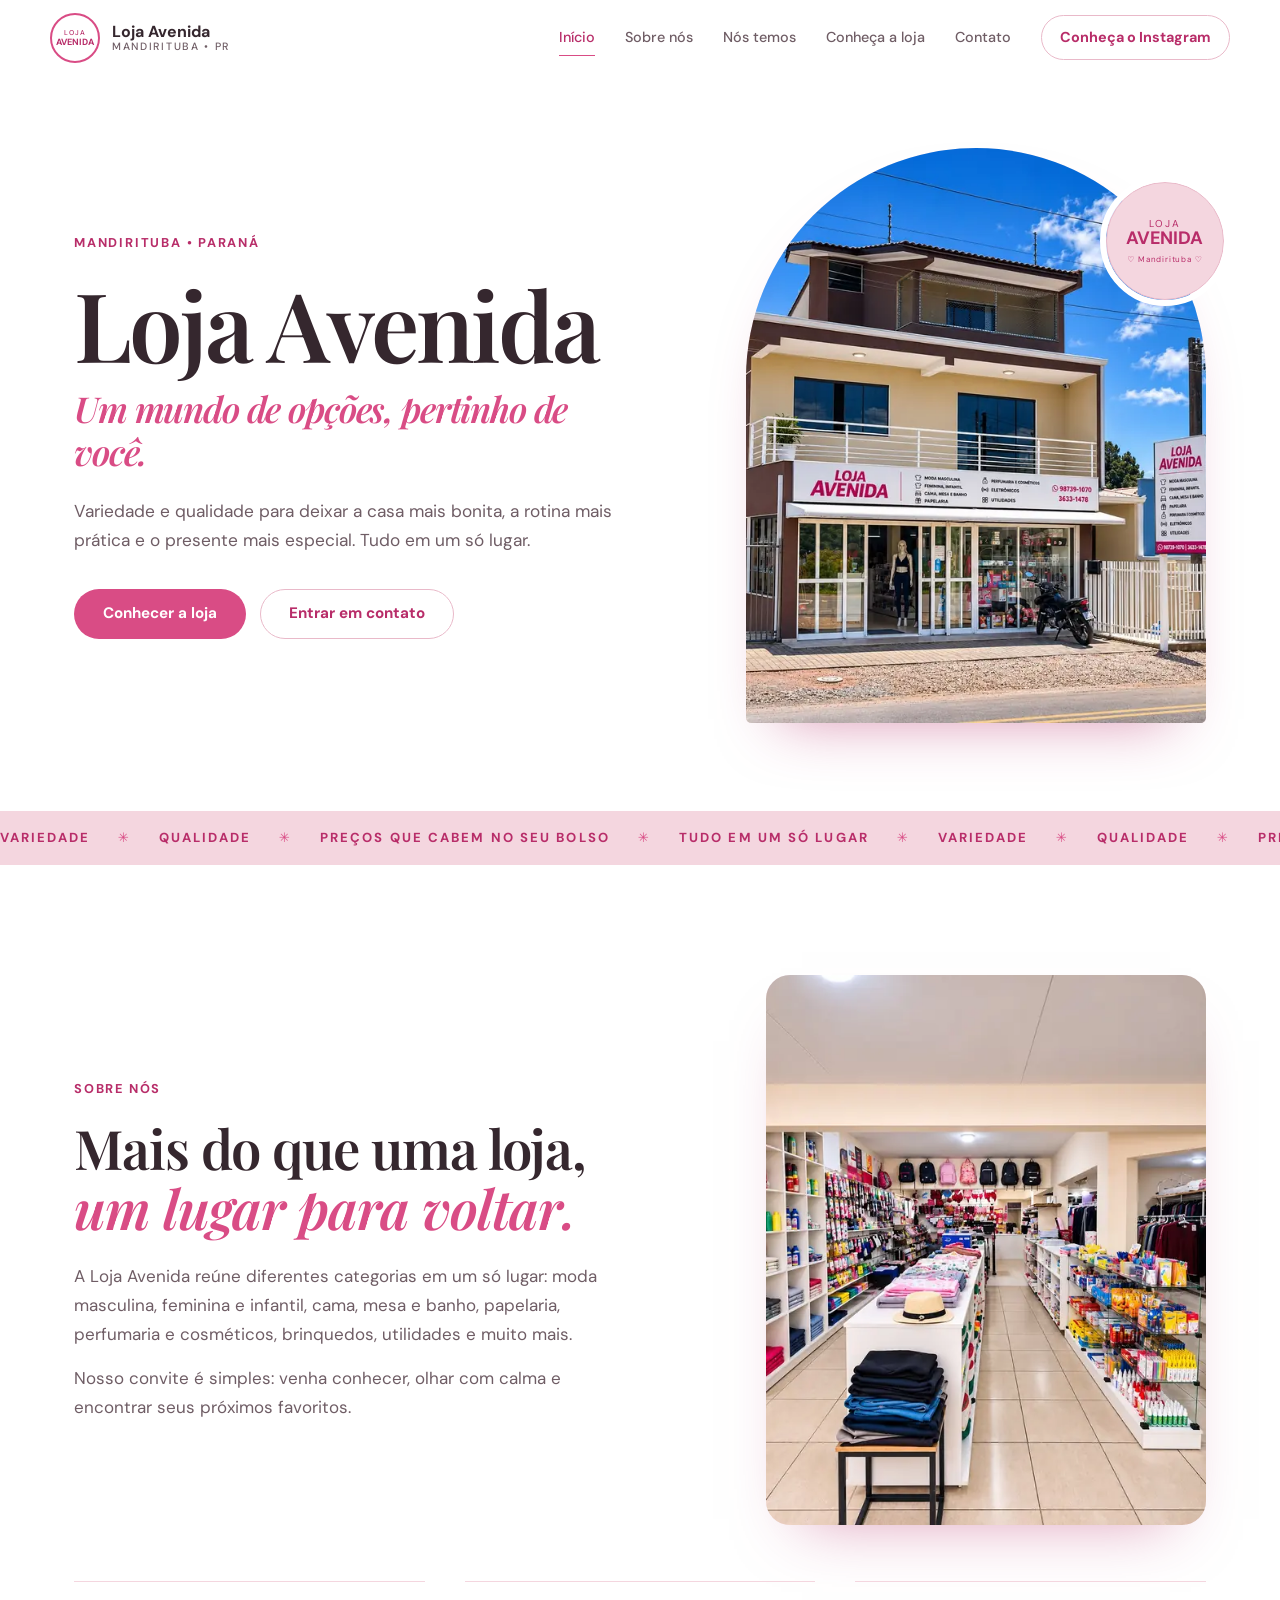
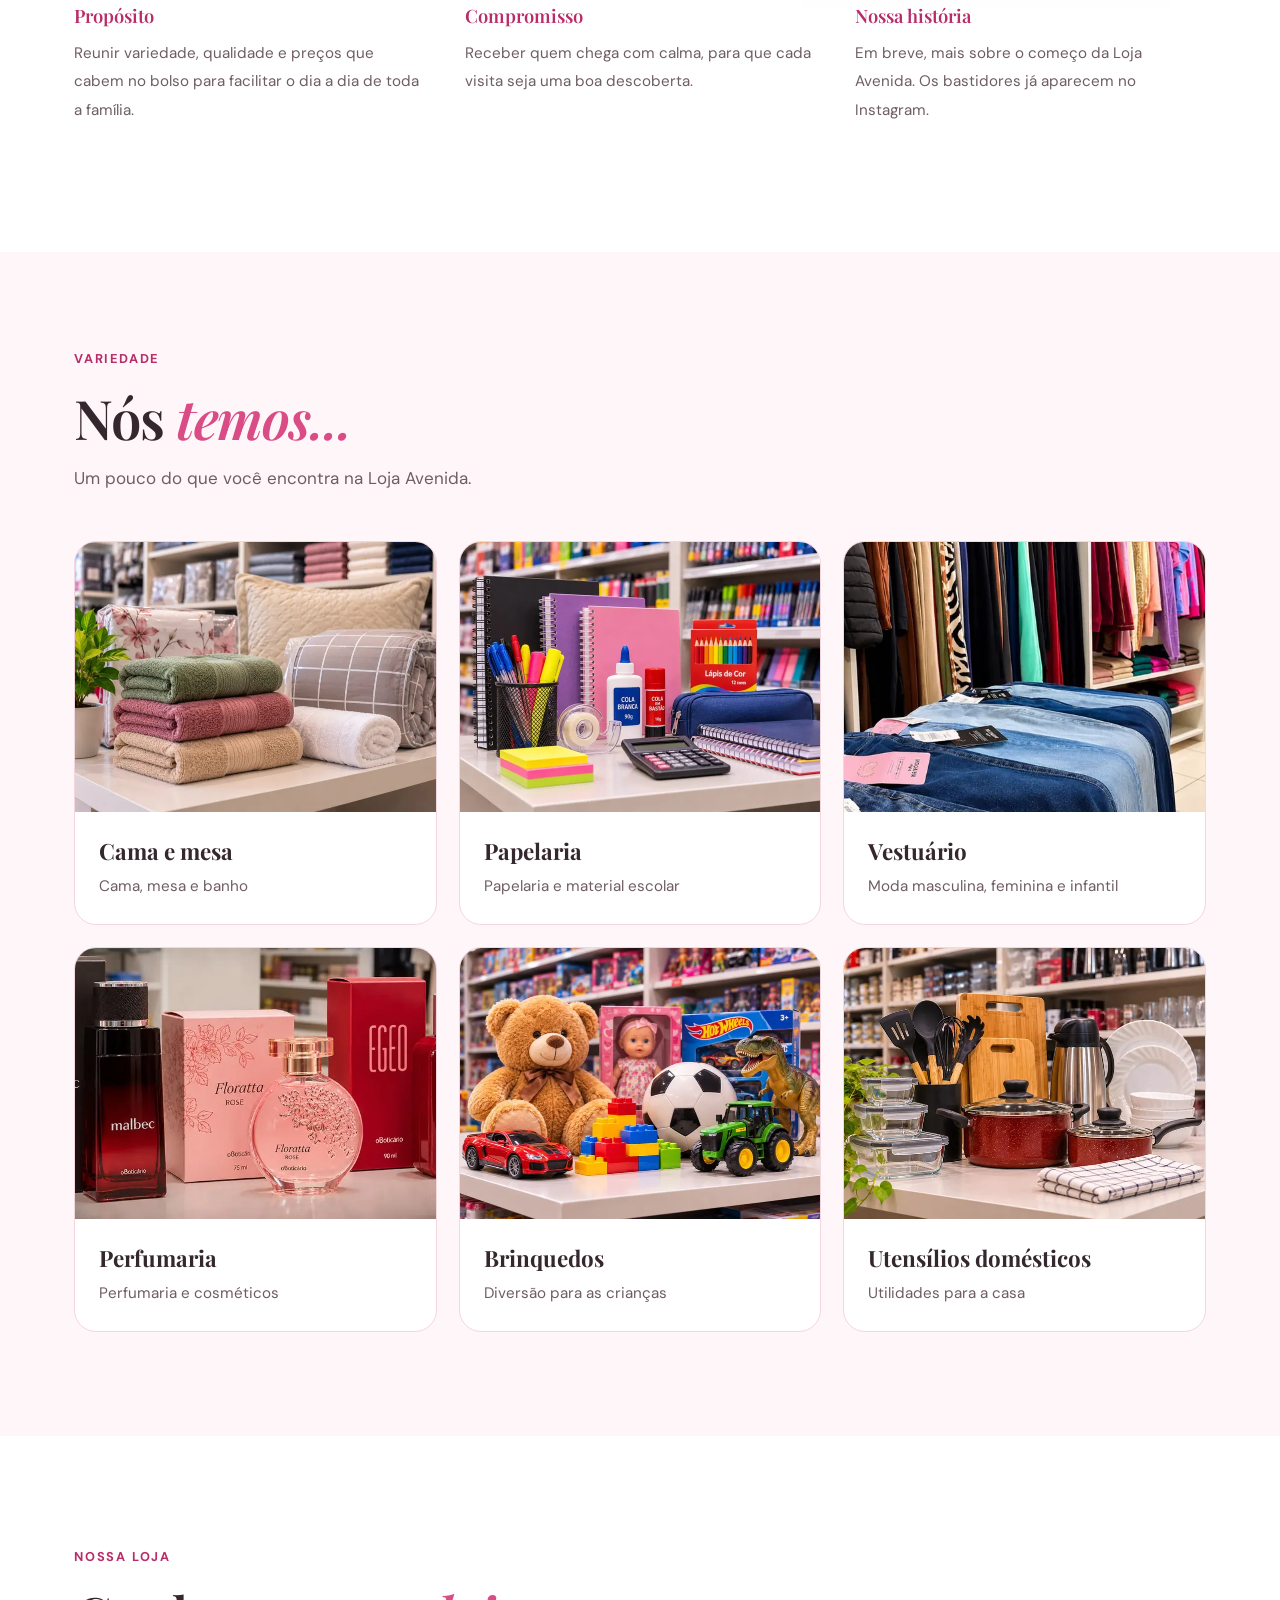
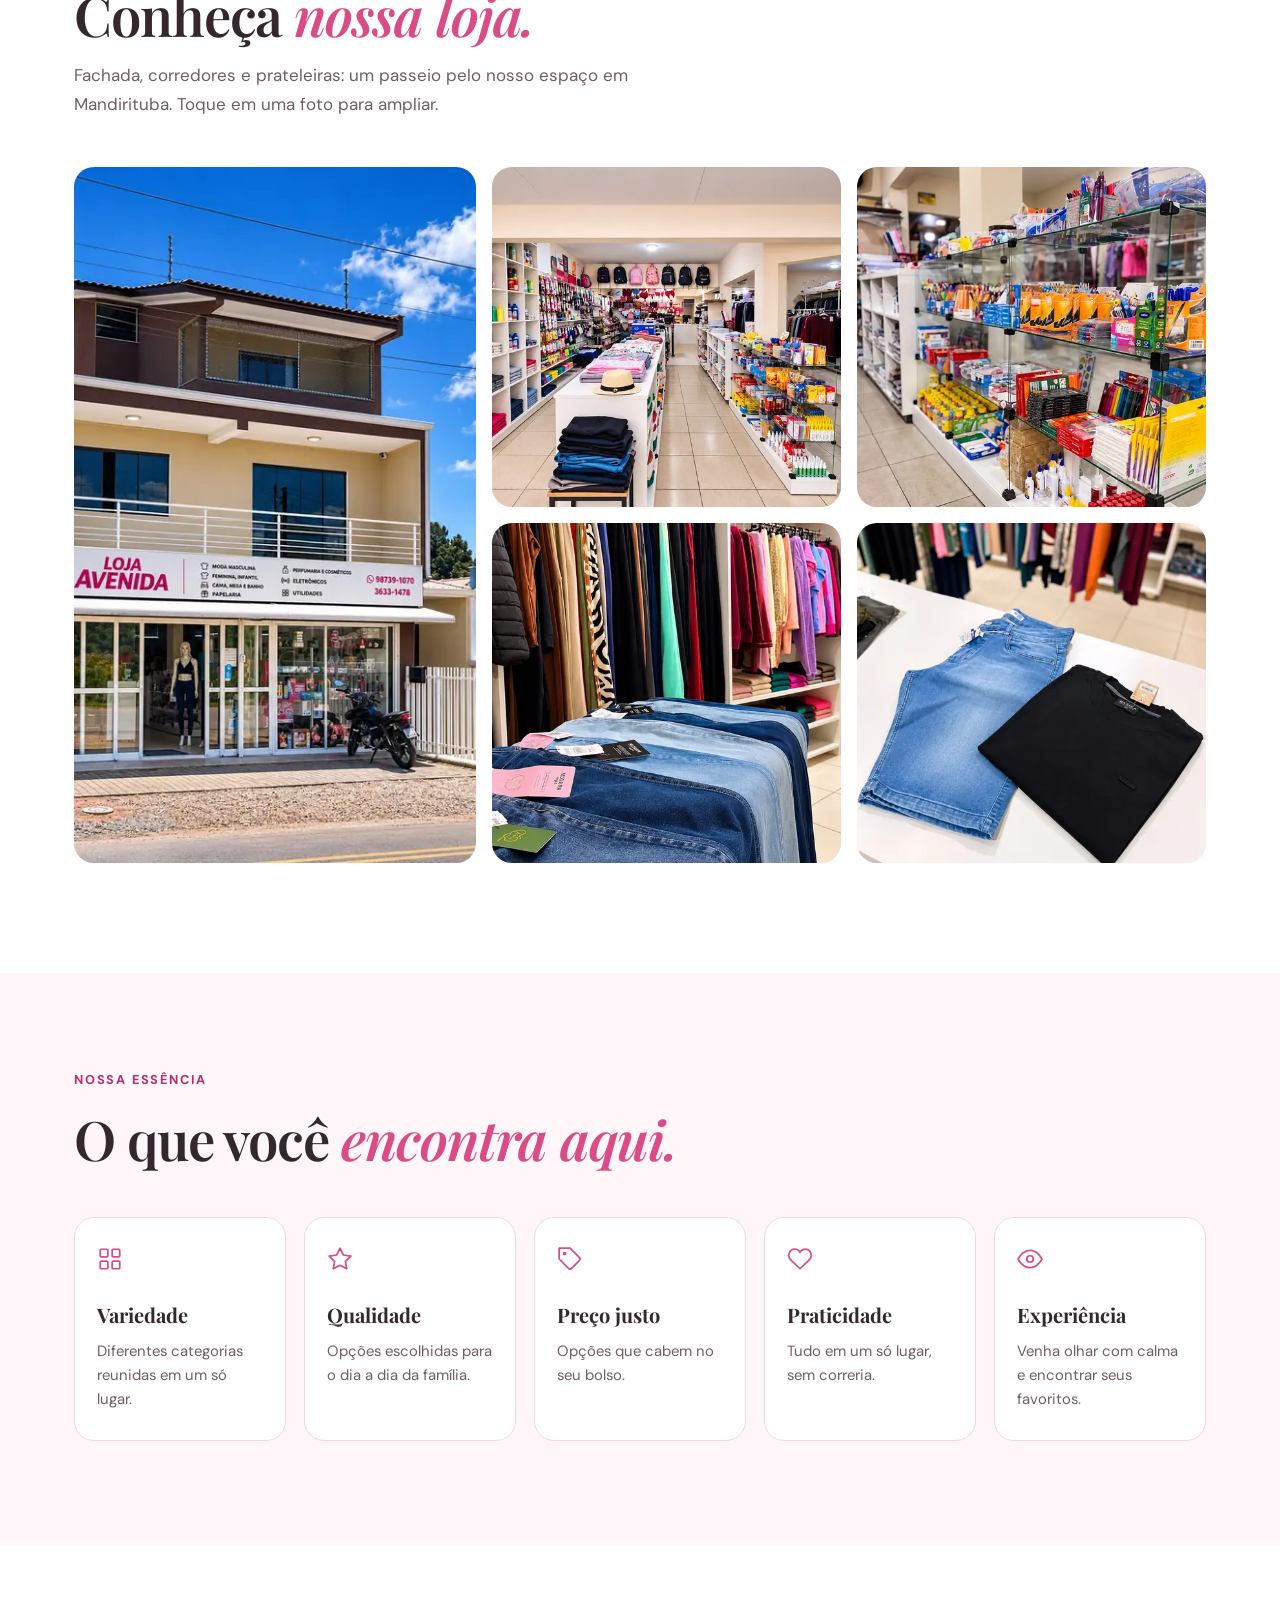
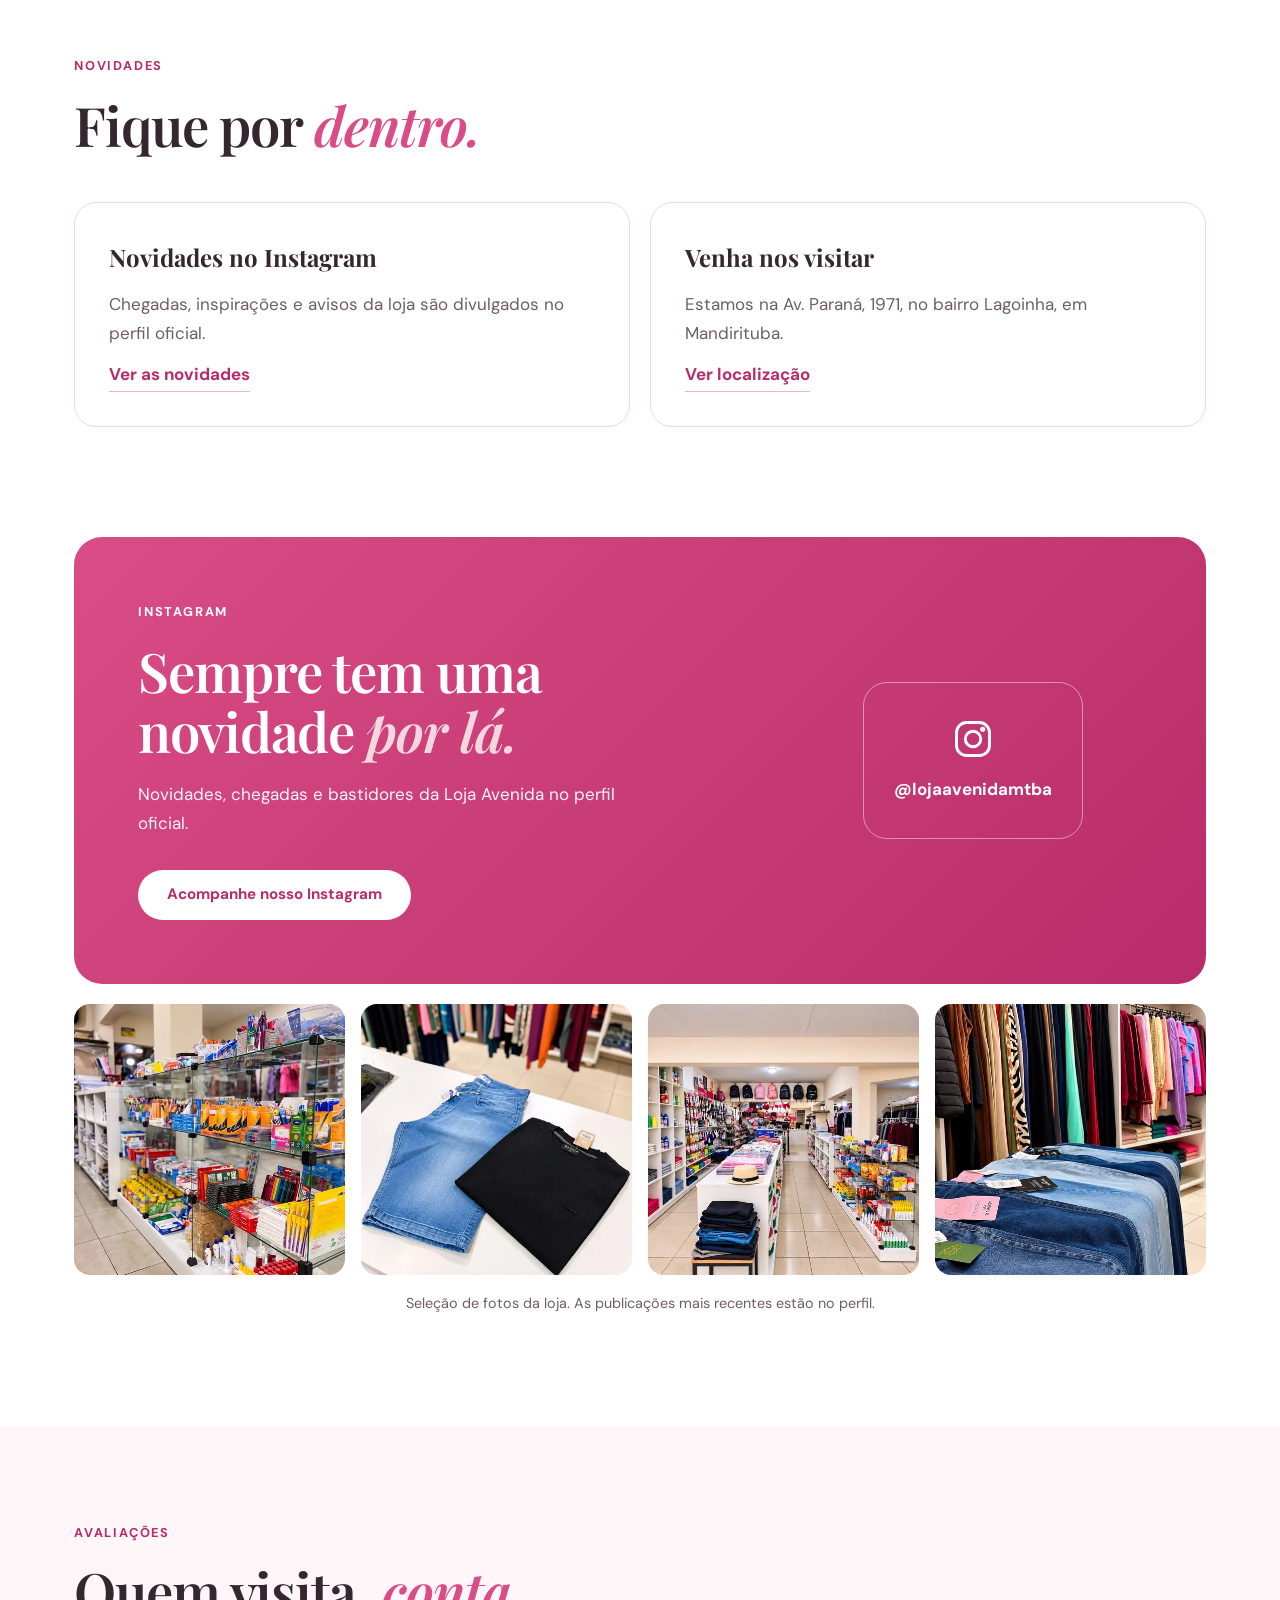
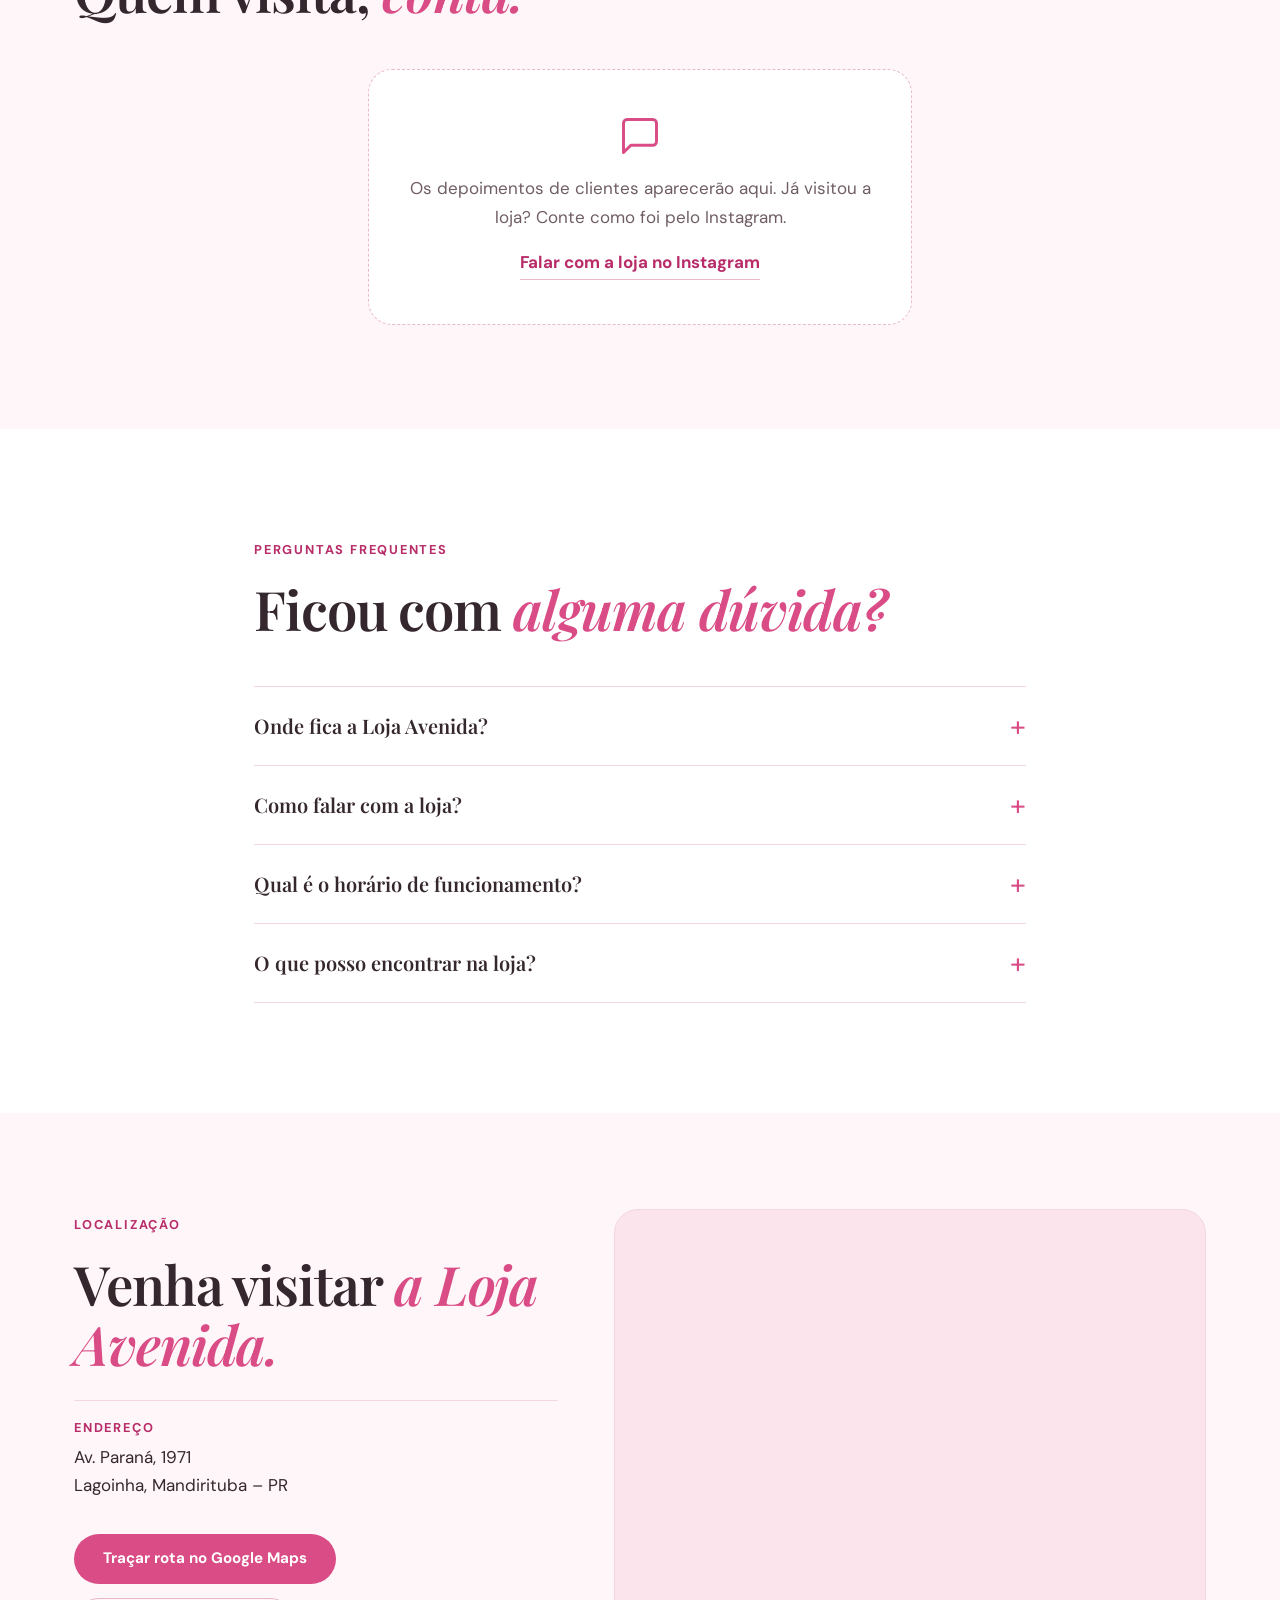
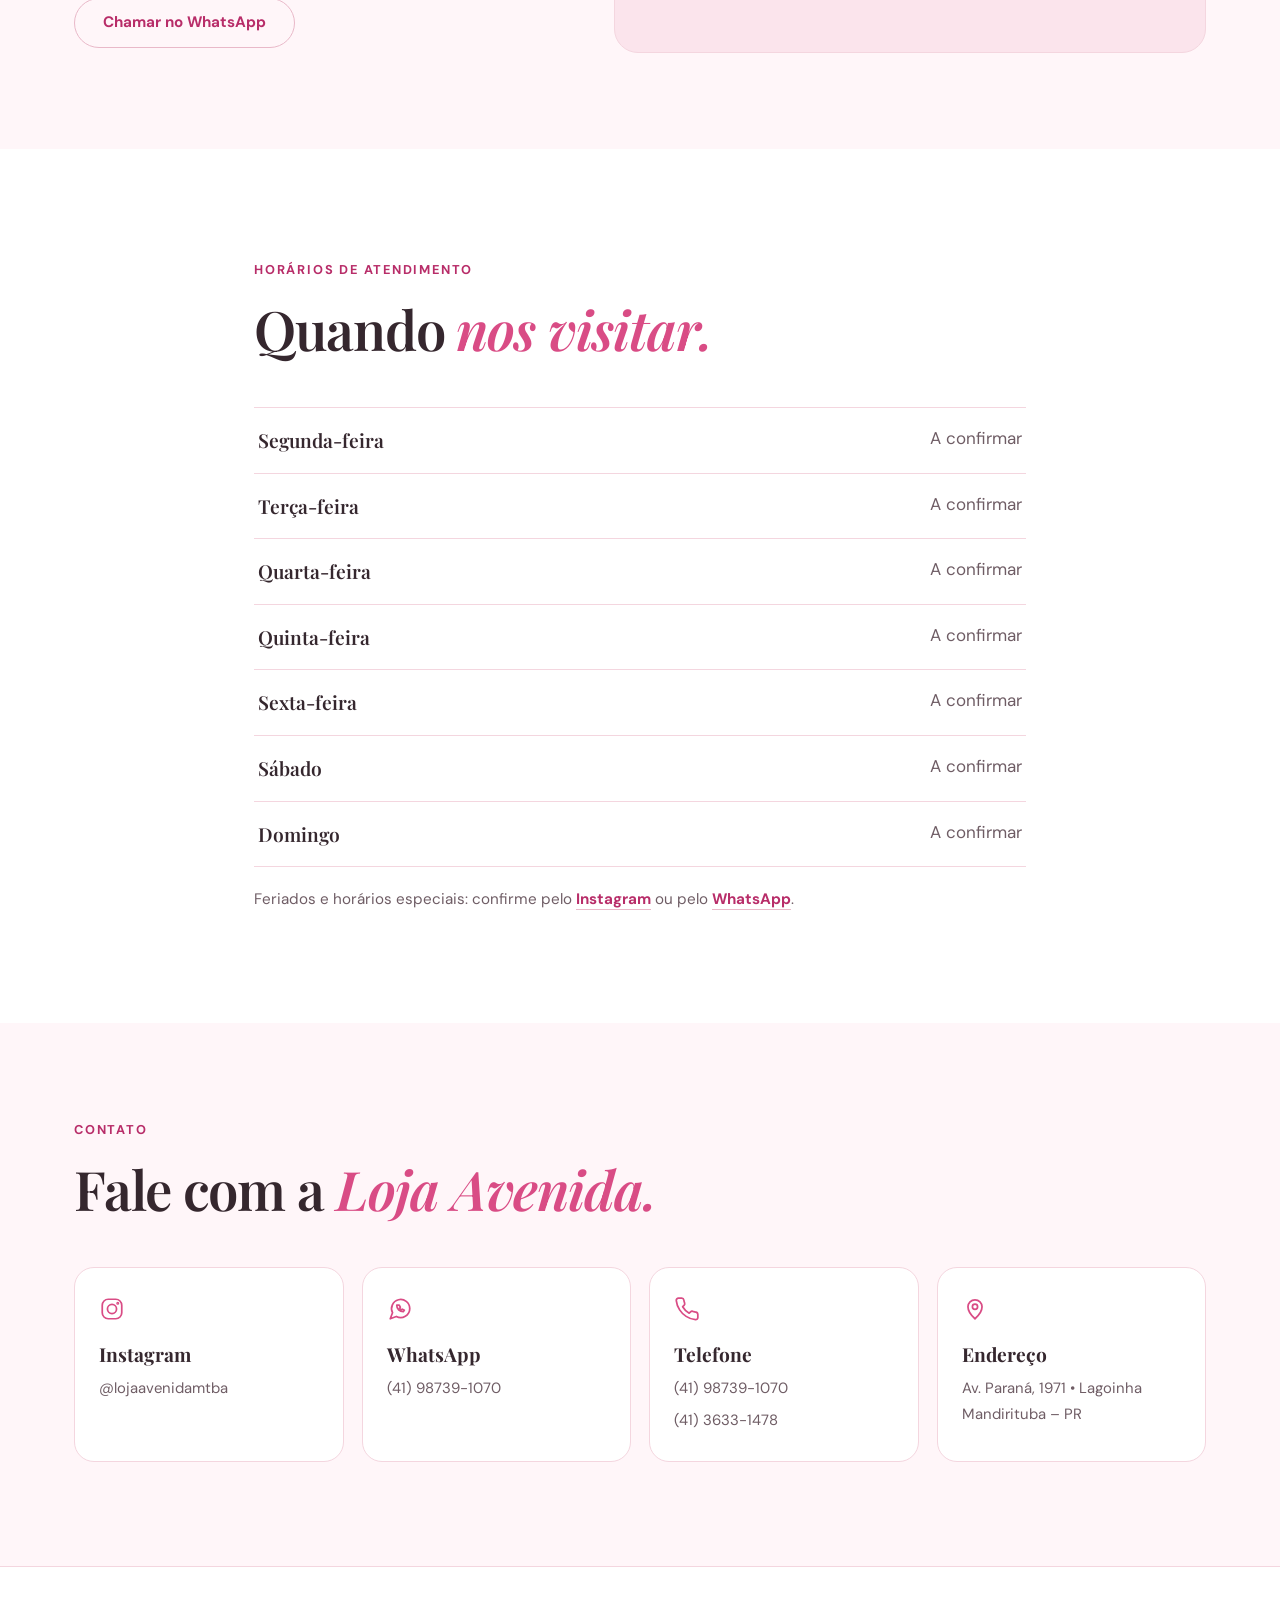
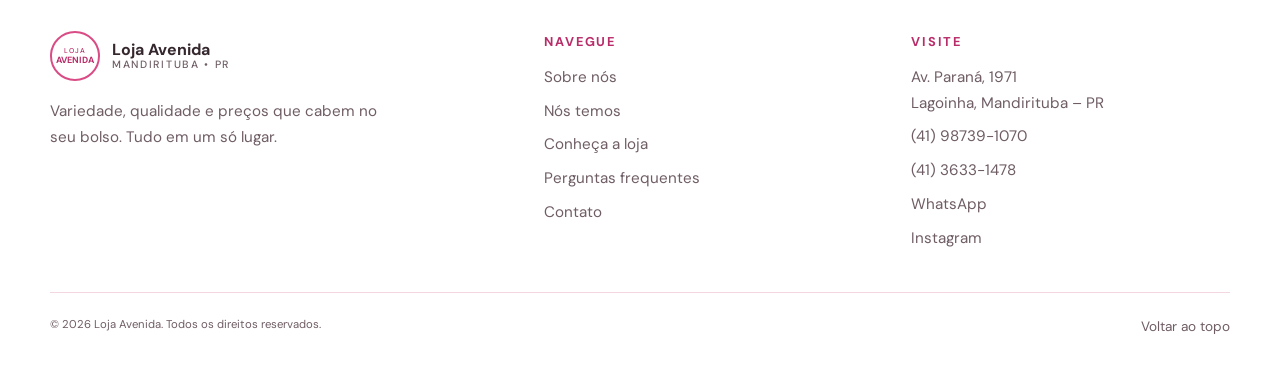
<file: loja-avenida/index.html>
<!doctype html>
<html lang="pt-BR">
<head>
<meta charset="utf-8">
<meta name="viewport" content="width=device-width, initial-scale=1">
<title>Loja Avenida | Loja em Mandirituba – PR</title>
<meta name="description" content="Loja Avenida, na Av. Paraná, 1971, bairro Lagoinha, em Mandirituba – PR. Variedade para a casa, a rotina e quem você ama. Conheça a loja e siga o Instagram.">
<meta name="theme-color" content="#fff6f9">
<link rel="icon" href="assets/icons/favicon.svg" type="image/svg+xml">
<link rel="apple-touch-icon" href="assets/icons/apple-touch-icon.png">
<!-- EDITAR: troque SEU-DOMINIO.vercel.app pelo endereço real do site (também em sitemap.xml e robots.txt) -->
<meta property="og:type" content="website">
<meta property="og:locale" content="pt_BR">
<meta property="og:site_name" content="Loja Avenida">
<meta property="og:title" content="Loja Avenida | Tudo em um só lugar">
<meta property="og:description" content="Variedade para sua casa, sua rotina e quem você ama. Venha conhecer a Loja Avenida em Mandirituba – PR.">
<meta property="og:url" content="https://SEU-DOMINIO.vercel.app/">
<meta property="og:image" content="https://SEU-DOMINIO.vercel.app/assets/img/og-image.jpg">
<meta property="og:image:width" content="1200"><meta property="og:image:height" content="630">
<meta property="og:image:alt" content="Fachada da Loja Avenida em Mandirituba – PR">
<meta name="twitter:card" content="summary_large_image">
<script type="application/ld+json">
{"@context":"https://schema.org","@type":"Store","name":"Loja Avenida","slogan":"Tudo em um só lugar","image":"https://SEU-DOMINIO.vercel.app/assets/img/og-image.jpg","url":"https://SEU-DOMINIO.vercel.app/","telephone":["+5541987391070","+554136331478"],"sameAs":["https://www.instagram.com/lojaavenidamtba/"],"hasMap":"https://www.google.com/maps/search/?api=1&query=Av.+Paran%C3%A1+1971+Lagoinha+Mandirituba+PR","address":{"@type":"PostalAddress","streetAddress":"Av. Paraná, 1971","addressLocality":"Mandirituba","addressRegion":"PR","addressCountry":"BR"}}
</script>
<link rel="preconnect" href="https://fonts.googleapis.com">
<link rel="preconnect" href="https://fonts.gstatic.com" crossorigin>
<link rel="stylesheet" href="https://fonts.googleapis.com/css2?family=DM+Sans:wght@400;500;700&family=Playfair+Display:ital,wght@0,500;0,600;1,500&display=swap">
<link rel="stylesheet" href="css/style.css">
</head>
<body>
<a class="skip" href="#conteudo">Ir para o conteúdo</a>

<!-- Ícones reutilizáveis -->
<svg width="0" height="0" style="position:absolute" aria-hidden="true">
  <symbol id="i-heart" viewBox="0 0 24 24"><path d="M20.8 4.6a5.5 5.5 0 0 0-7.8 0L12 5.7l-1-1.1a5.5 5.5 0 0 0-7.8 7.8l1 1.1L12 21l7.8-7.5 1-1.1a5.5 5.5 0 0 0 0-7.8z"/></symbol>
  <symbol id="i-star" viewBox="0 0 24 24"><path d="M12 2l3.1 6.3 6.9 1-5 4.8 1.2 6.9-6.2-3.2-6.2 3.2L7 14.1 2 9.3l6.9-1z"/></symbol>
  <symbol id="i-tag" viewBox="0 0 24 24"><path d="M20.6 13.4l-7.2 7.2a2 2 0 0 1-2.8 0L2 12V2h10l8.6 8.6a2 2 0 0 1 0 2.8z"/><circle cx="7" cy="7" r="1"/></symbol>
  <symbol id="i-grid" viewBox="0 0 24 24"><rect x="3" y="3" width="7" height="7" rx="1"/><rect x="14" y="3" width="7" height="7" rx="1"/><rect x="14" y="14" width="7" height="7" rx="1"/><rect x="3" y="14" width="7" height="7" rx="1"/></symbol>
  <symbol id="i-eye" viewBox="0 0 24 24"><path d="M1 12s4-8 11-8 11 8 11 8-4 8-11 8-11-8-11-8z"/><circle cx="12" cy="12" r="3"/></symbol>
  <symbol id="i-insta" viewBox="0 0 24 24"><rect x="3" y="3" width="18" height="18" rx="5.5"/><circle cx="12" cy="12" r="4.2"/><circle cx="17.3" cy="6.7" r=".6"/></symbol>
  <symbol id="i-pin" viewBox="0 0 24 24"><path d="M12 21s-6.5-5.6-6.5-11a6.5 6.5 0 0 1 13 0c0 5.4-6.5 11-6.5 11z"/><circle cx="12" cy="10" r="2.4"/></symbol>
  <symbol id="i-phone" viewBox="0 0 24 24"><path d="M22 16.9v3a2 2 0 0 1-2.2 2 19.8 19.8 0 0 1-8.6-3.1 19.5 19.5 0 0 1-6-6A19.8 19.8 0 0 1 2.1 4.2 2 2 0 0 1 4.1 2h3a2 2 0 0 1 2 1.7c.1 1 .4 1.9.7 2.8a2 2 0 0 1-.5 2.1L8 9.9a16 16 0 0 0 6 6l1.3-1.3a2 2 0 0 1 2.1-.4c.9.3 1.8.6 2.8.7a2 2 0 0 1 1.7 2z"/></symbol>
  <symbol id="i-wa" viewBox="0 0 24 24"><path d="M21 11.5a8.4 8.4 0 0 1-12.4 7.4L3 21l2.1-5.6A8.4 8.4 0 1 1 21 11.5z"/><path d="M9 8.5c0 3.3 2.7 6 6 6l1-1.3-1.8-1-.9.6a3.5 3.5 0 0 1-1.6-1.6l.6-.9-1-1.8z"/></symbol>
  <symbol id="i-clock" viewBox="0 0 24 24"><circle cx="12" cy="12" r="9"/><path d="M12 7v5l3 2"/></symbol>
  <symbol id="i-up" viewBox="0 0 24 24"><path d="M12 19V5M5 12l7-7 7 7"/></symbol>
  <symbol id="i-chat" viewBox="0 0 24 24"><path d="M21 15a2 2 0 0 1-2 2H7l-4 4V5a2 2 0 0 1 2-2h14a2 2 0 0 1 2 2z"/></symbol>
</svg>

<header class="site-header" id="topo">
  <a class="brand" href="#inicio" aria-label="Loja Avenida, início">
    <span class="roundel" aria-hidden="true"><small>LOJA</small><b>AVENIDA</b></span>
    <span class="brand-name">Loja Avenida<small>Mandirituba • PR</small></span>
  </a>
  <button class="menu-btn" type="button" aria-expanded="false" aria-controls="menu" aria-label="Abrir menu"><span></span><span></span><span></span></button>
  <nav class="nav" id="menu" aria-label="Principal">
    <a href="#inicio">Início</a>
    <a href="#sobre">Sobre nós</a>
    <a href="#nos-temos">Nós temos</a>
    <a href="#loja">Conheça a loja</a>
    <a href="#contato">Contato</a>
    <a class="nav-cta" href="https://www.instagram.com/lojaavenidamtba/" target="_blank" rel="noopener noreferrer">Conheça o Instagram</a>
  </nav>
</header>

<main id="conteudo">
  <!-- INÍCIO -->
  <section class="hero" id="inicio" aria-labelledby="hero-title">
    <div class="hero-text">
      <p class="kicker">Mandirituba • Paraná</p>
      <h1 id="hero-title"><span class="h1-name">Loja Avenida</span><em>Um mundo de opções, pertinho de você.</em></h1>
      <p class="lead">Variedade e qualidade para deixar a casa mais bonita, a rotina mais prática e o presente mais especial. Tudo em um só lugar.</p>
      <div class="actions">
        <a class="btn btn-solid" href="#loja">Conhecer a loja</a>
        <a class="btn btn-line" href="#contato">Entrar em contato</a>
      </div>
    </div>
    <div class="hero-art">
      <div class="arch"><img src="assets/img/fachada-sm.webp" srcset="assets/img/fachada-sm.webp 605w, assets/img/fachada.webp 1149w" sizes="(max-width:960px) 80vw, 460px" alt="Fachada da Loja Avenida, em Mandirituba – PR" width="1149" height="1368" fetchpriority="high"></div>
      <div class="seal" aria-hidden="true"><small>LOJA</small><b>AVENIDA</b><span>♡ Mandirituba ♡</span></div>
    </div>
  </section>

  <div class="ribbon" aria-hidden="true">
    <div class="ribbon-track">
      <div class="ribbon-group"><span>Variedade</span><i>✳</i><span>Qualidade</span><i>✳</i><span>Preços que cabem no seu bolso</span><i>✳</i><span>Tudo em um só lugar</span><i>✳</i></div>
    </div>
  </div>

  <!-- SOBRE NÓS -->
  <section class="section about" id="sobre" aria-labelledby="sobre-title">
    <div class="about-head">
      <p class="kicker">Sobre nós</p>
      <h2 id="sobre-title">Mais do que uma loja, <em>um lugar para voltar.</em></h2>
    </div>
    <div class="about-body">
      <p>A Loja Avenida reúne diferentes categorias em um só lugar: moda masculina, feminina e infantil, cama, mesa e banho, papelaria, perfumaria e cosméticos, brinquedos, utilidades e muito mais.</p>
      <p>Nosso convite é simples: venha conhecer, olhar com calma e encontrar seus próximos favoritos.</p>
    </div>
    <figure class="about-media reveal">
      <img src="assets/img/interior-sm.webp" srcset="assets/img/interior-sm.webp 540w, assets/img/interior.webp 1050w" sizes="(max-width:960px) 90vw, 440px" alt="Interior da Loja Avenida, com corredores organizados e prateleiras de papelaria, vestuário e mais" width="1050" height="1400" loading="lazy">
    </figure>
    <ul class="pillars">
      <li><b>Propósito</b><span>Reunir variedade, qualidade e preços que cabem no bolso para facilitar o dia a dia de toda a família.</span></li>
      <li><b>Compromisso</b><span>Receber quem chega com calma, para que cada visita seja uma boa descoberta.</span></li>
      <!-- EDITAR: conte aqui a história da loja (fundação, trajetória, equipe) quando quiser -->
      <li><b>Nossa história</b><span>Em breve, mais sobre o começo da Loja Avenida. Os bastidores já aparecem no Instagram.</span></li>
    </ul>
  </section>

  <!-- NÓS TEMOS -->
  <section class="have" id="nos-temos" aria-labelledby="have-title">
    <div class="section have-inner">
      <div class="sec-head">
        <p class="kicker">Variedade</p>
        <h2 id="have-title">Nós <em>temos...</em></h2>
        <p>Um pouco do que você encontra na Loja Avenida.</p>
      </div>
      <!-- EDITAR: troque a imagem, o nome ou a frase de cada cartão -->
      <ul class="have-grid">
        <li class="have-card reveal"><figure><img src="assets/img/cama-mesa-sm.webp" srcset="assets/img/cama-mesa-sm.webp 720w, assets/img/cama-mesa.webp 1400w" sizes="(max-width:700px) 92vw, 380px" alt="Toalhas, roupas de cama e almofadas organizadas sobre uma bancada" width="1400" height="1050" loading="lazy"></figure><div><h3>Cama e mesa</h3><p>Cama, mesa e banho</p></div></li>
        <li class="have-card reveal"><figure><img src="assets/img/escolar-sm.webp" srcset="assets/img/escolar-sm.webp 720w, assets/img/escolar.webp 1400w" sizes="(max-width:700px) 92vw, 380px" alt="Cadernos, canetas, colas, lápis de cor e calculadora sobre uma bancada" width="1400" height="1050" loading="lazy"></figure><div><h3>Papelaria</h3><p>Papelaria e material escolar</p></div></li>
        <li class="have-card reveal"><figure><img src="assets/img/vestuario-sm.webp" srcset="assets/img/vestuario-sm.webp 720w, assets/img/vestuario.webp 1400w" sizes="(max-width:700px) 92vw, 380px" alt="Roupas penduradas e jeans empilhados em uma loja de vestuário" width="1400" height="1050" loading="lazy"></figure><div><h3>Vestuário</h3><p>Moda masculina, feminina e infantil</p></div></li>
        <li class="have-card reveal"><figure><img src="assets/img/perfumaria-sm.webp" srcset="assets/img/perfumaria-sm.webp 720w, assets/img/perfumaria.webp 1400w" sizes="(max-width:700px) 92vw, 380px" alt="Perfumes e embalagens em exposição" width="1400" height="1050" loading="lazy"></figure><div><h3>Perfumaria</h3><p>Perfumaria e cosméticos</p></div></li>
        <li class="have-card reveal"><figure><img src="assets/img/brinquedos-sm.webp" srcset="assets/img/brinquedos-sm.webp 720w, assets/img/brinquedos.webp 1400w" sizes="(max-width:700px) 92vw, 380px" alt="Ursinho de pelúcia, boneca, bola, carrinhos e blocos de montar" width="1400" height="1050" loading="lazy"></figure><div><h3>Brinquedos</h3><p>Diversão para as crianças</p></div></li>
        <li class="have-card reveal"><figure><img src="assets/img/utensilios-sm.webp" srcset="assets/img/utensilios-sm.webp 720w, assets/img/utensilios.webp 1400w" sizes="(max-width:700px) 92vw, 380px" alt="Panelas, utensílios de cozinha, potes de vidro e louças" width="1400" height="1050" loading="lazy"></figure><div><h3>Utensílios domésticos</h3><p>Utilidades para a casa</p></div></li>
      </ul>
    </div>
  </section>

  <!-- CONHEÇA NOSSA LOJA -->
  <section class="section" id="loja" aria-labelledby="loja-title">
    <div class="sec-head">
      <p class="kicker">Nossa loja</p>
      <h2 id="loja-title">Conheça <em>nossa loja.</em></h2>
      <p>Fachada, corredores e prateleiras: um passeio pelo nosso espaço em Mandirituba. Toque em uma foto para ampliar.</p>
    </div>
    <!-- EDITAR: para adicionar uma foto, copie um bloco <li>, salve a imagem em assets/img/ (WebP) e ajuste src, data-full, alt e data-cap -->
    <ul class="gallery" id="gallery">
      <li><button class="g-item" type="button" data-full="assets/img/fachada.webp" data-cap="Fachada da Loja Avenida"><img src="assets/img/fachada-sm.webp" srcset="assets/img/fachada-sm.webp 540w, assets/img/fachada.webp 1050w" sizes="(max-width:700px) 50vw, 400px" alt="Fachada da Loja Avenida, com letreiro rosa e vitrine" width="1149" height="1368" loading="lazy"></button></li>
      <li><button class="g-item" type="button" data-full="assets/img/interior.webp" data-cap="Entrada e corredores"><img src="assets/img/interior-sm.webp" srcset="assets/img/interior-sm.webp 540w, assets/img/interior.webp 1050w" sizes="(max-width:700px) 50vw, 400px" alt="Corredores da loja com prateleiras de vestuário e papelaria" width="1050" height="1400" loading="lazy"></button></li>
      <li><button class="g-item" type="button" data-full="assets/img/papelaria.webp" data-cap="Papelaria"><img src="assets/img/papelaria-sm.webp" srcset="assets/img/papelaria-sm.webp 540w, assets/img/papelaria.webp 1050w" sizes="(max-width:700px) 50vw, 400px" alt="Prateleiras de vidro com canetas, lápis, colas e material escolar" width="1050" height="1400" loading="lazy"></button></li>
      <li><button class="g-item" type="button" data-full="assets/img/vestuario.webp" data-cap="Vestuário"><img src="assets/img/vestuario-sm.webp" srcset="assets/img/vestuario-sm.webp 540w, assets/img/vestuario.webp 1050w" sizes="(max-width:700px) 50vw, 400px" alt="Araras com roupas coloridas e jeans em exposição" width="1050" height="1400" loading="lazy"></button></li>
      <li><button class="g-item" type="button" data-full="assets/img/vestuario-detalhe.webp" data-cap="Moda em destaque"><img src="assets/img/vestuario-detalhe-sm.webp" srcset="assets/img/vestuario-detalhe-sm.webp 540w, assets/img/vestuario-detalhe.webp 1050w" sizes="(max-width:700px) 50vw, 400px" alt="Bermuda jeans e camiseta preta sobre a bancada, com roupas ao fundo" width="1050" height="1400" loading="lazy"></button></li>
    </ul>
  </section>

  <!-- ESSÊNCIA -->
  <section class="essence" id="essencia" aria-labelledby="ess-title">
    <div class="section essence-inner">
      <div class="sec-head">
        <p class="kicker">Nossa essência</p>
        <h2 id="ess-title">O que você <em>encontra aqui.</em></h2>
      </div>
      <!-- EDITAR: textos institucionais; mantenha apenas o que a loja confirmar -->
      <ul class="cards5">
        <li class="reveal"><svg class="ico" aria-hidden="true"><use href="#i-grid"/></svg><h3>Variedade</h3><p>Diferentes categorias reunidas em um só lugar.</p></li>
        <li class="reveal"><svg class="ico" aria-hidden="true"><use href="#i-star"/></svg><h3>Qualidade</h3><p>Opções escolhidas para o dia a dia da família.</p></li>
        <li class="reveal"><svg class="ico" aria-hidden="true"><use href="#i-tag"/></svg><h3>Preço justo</h3><p>Opções que cabem no seu bolso.</p></li>
        <li class="reveal"><svg class="ico" aria-hidden="true"><use href="#i-heart"/></svg><h3>Praticidade</h3><p>Tudo em um só lugar, sem correria.</p></li>
        <li class="reveal"><svg class="ico" aria-hidden="true"><use href="#i-eye"/></svg><h3>Experiência</h3><p>Venha olhar com calma e encontrar seus favoritos.</p></li>
      </ul>
    </div>
  </section>

  <!-- NOVIDADES -->
  <section class="section" id="novidades" aria-labelledby="nov-title">
    <div class="sec-head">
      <p class="kicker">Novidades</p>
      <h2 id="nov-title">Fique por <em>dentro.</em></h2>
    </div>
    <!-- EDITAR: copie um <article class="news-card"> para cada novidade (título, texto, link e, se quiser, <img>) -->
    <div class="news">
      <article class="news-card reveal">
        <h3>Novidades no Instagram</h3>
        <p>Chegadas, inspirações e avisos da loja são divulgados no perfil oficial.</p>
        <a class="link" href="https://www.instagram.com/lojaavenidamtba/" target="_blank" rel="noopener noreferrer">Ver as novidades</a>
      </article>
      <article class="news-card reveal">
        <h3>Venha nos visitar</h3>
        <p>Estamos na Av. Paraná, 1971, no bairro Lagoinha, em Mandirituba.</p>
        <a class="link" href="#localizacao">Ver localização</a>
      </article>
    </div>
  </section>

  <!-- INSTAGRAM -->
  <section class="section insta" id="instagram" aria-labelledby="insta-title">
    <div class="insta-card reveal">
      <div class="insta-text">
        <p class="kicker kicker-light">Instagram</p>
        <h2 id="insta-title">Sempre tem uma novidade <em>por lá.</em></h2>
        <p>Novidades, chegadas e bastidores da Loja Avenida no perfil oficial.</p>
        <a class="btn btn-white" href="https://www.instagram.com/lojaavenidamtba/" target="_blank" rel="noopener noreferrer">Acompanhe nosso Instagram</a>
      </div>
      <a class="insta-handle" href="https://www.instagram.com/lojaavenidamtba/" target="_blank" rel="noopener noreferrer" aria-label="Abrir o Instagram da Loja Avenida">
        <svg class="ico ico-lg" aria-hidden="true"><use href="#i-insta"/></svg><span>@lojaavenidamtba</span>
      </a>
    </div>
    <!-- EDITAR: galeria manual (o site não se conecta ao Instagram). Troque as imagens por fotos de publicações recentes e, se quiser, o href pelo link de cada post -->
    <ul class="insta-grid">
      <li><a href="https://www.instagram.com/lojaavenidamtba/" target="_blank" rel="noopener noreferrer"><img src="assets/img/papelaria-sm.webp" alt="Ver no Instagram: papelaria da loja" width="540" height="720" loading="lazy"></a></li>
      <li><a href="https://www.instagram.com/lojaavenidamtba/" target="_blank" rel="noopener noreferrer"><img src="assets/img/vestuario-detalhe-sm.webp" alt="Ver no Instagram: moda em destaque" width="540" height="720" loading="lazy"></a></li>
      <li><a href="https://www.instagram.com/lojaavenidamtba/" target="_blank" rel="noopener noreferrer"><img src="assets/img/interior-sm.webp" alt="Ver no Instagram: corredores da loja" width="540" height="720" loading="lazy"></a></li>
      <li><a href="https://www.instagram.com/lojaavenidamtba/" target="_blank" rel="noopener noreferrer"><img src="assets/img/vestuario-sm.webp" alt="Ver no Instagram: vestuário" width="540" height="720" loading="lazy"></a></li>
    </ul>
    <p class="insta-note">Seleção de fotos da loja. As publicações mais recentes estão no perfil.</p>
  </section>

  <!-- AVALIAÇÕES -->
  <section class="reviews" id="avaliacoes" aria-labelledby="av-title">
    <div class="section reviews-inner">
      <div class="sec-head">
        <p class="kicker">Avaliações</p>
        <h2 id="av-title">Quem visita, <em>conta.</em></h2>
      </div>
      <!-- EDITAR: ao receber depoimentos reais (com autorização), troque o bloco .empty por:
      <div class="review-grid">
        <figure class="review"><blockquote>Texto do depoimento.</blockquote><figcaption>Nome — ★★★★★</figcaption></figure>
      </div> -->
      <div class="empty">
        <svg class="ico ico-lg" aria-hidden="true"><use href="#i-chat"/></svg>
        <p>Os depoimentos de clientes aparecerão aqui. Já visitou a loja? Conte como foi pelo Instagram.</p>
        <a class="link" href="https://www.instagram.com/lojaavenidamtba/" target="_blank" rel="noopener noreferrer">Falar com a loja no Instagram</a>
      </div>
    </div>
  </section>

  <!-- FAQ -->
  <section class="section faq" id="faq" aria-labelledby="faq-title">
    <div class="sec-head">
      <p class="kicker">Perguntas frequentes</p>
      <h2 id="faq-title">Ficou com <em>alguma dúvida?</em></h2>
    </div>
    <!-- EDITAR: copie um <details> para cada pergunta -->
    <div class="faq-list">
      <details><summary>Onde fica a Loja Avenida?</summary><div><p>Na Av. Paraná, 1971, bairro Lagoinha, em Mandirituba – PR. <a href="#localizacao">Veja o mapa</a>.</p></div></details>
      <details><summary>Como falar com a loja?</summary><div><p>Pelo <a href="https://wa.me/5541987391070?text=Ol%C3%A1!%20Vim%20pelo%20site%20da%20Loja%20Avenida." target="_blank" rel="noopener noreferrer">WhatsApp</a> ou telefone, no número <a href="tel:+5541987391070">(41) 98739-1070</a>, pelo fixo <a href="tel:+554136331478">(41) 3633-1478</a> ou pelo <a href="https://www.instagram.com/lojaavenidamtba/" target="_blank" rel="noopener noreferrer">Instagram</a>.</p></div></details>
      <details><summary>Qual é o horário de funcionamento?</summary><div><p>Os horários ainda não estão publicados aqui. Confirme pelo telefone ou pelo Instagram antes de vir.</p></div></details>
      <details><summary>O que posso encontrar na loja?</summary><div><p>Moda masculina, feminina e infantil, cama, mesa e banho, papelaria, perfumaria e cosméticos, eletrônicos, utilidades, brinquedos e muito mais, reunidos em um só lugar.</p></div></details>
    </div>
  </section>

  <!-- LOCALIZAÇÃO -->
  <section class="loc" id="localizacao" data-spy="contato" aria-labelledby="loc-title">
    <div class="section loc-inner">
      <div class="loc-text">
        <p class="kicker">Localização</p>
        <h2 id="loc-title">Venha visitar <em>a Loja Avenida.</em></h2>
        <address class="info">
          <p><b>Endereço</b>Av. Paraná, 1971<br>Lagoinha, Mandirituba – PR</p>
        </address>
        <div class="actions">
          <a class="btn btn-solid" href="https://www.google.com/maps/dir/?api=1&amp;destination=Av.+Paran%C3%A1+1971+Lagoinha+Mandirituba+PR" target="_blank" rel="noopener noreferrer">Traçar rota no Google Maps</a>
          <a class="btn btn-line" href="https://wa.me/5541987391070?text=Ol%C3%A1!%20Vim%20pelo%20site%20da%20Loja%20Avenida." target="_blank" rel="noopener noreferrer">Chamar no WhatsApp</a>
        </div>
      </div>
      <div class="map">
        <iframe title="Mapa da Loja Avenida em Mandirituba – PR" src="https://www.google.com/maps?q=Av.+Paran%C3%A1+1971+Lagoinha+Mandirituba+PR&amp;output=embed" loading="lazy" referrerpolicy="no-referrer-when-downgrade" allowfullscreen></iframe>
      </div>
    </div>
  </section>

  <!-- HORÁRIOS -->
  <section class="section hours-sec" id="horarios" data-spy="contato" aria-labelledby="hor-title">
    <div class="sec-head">
      <p class="kicker">Horários de atendimento</p>
      <h2 id="hor-title">Quando <em>nos visitar.</em></h2>
    </div>
    <!-- EDITAR: troque "A confirmar" pelo horário de cada dia (ex.: 9h às 18h) e use a nota abaixo para feriados -->
    <dl class="hours">
      <div><dt>Segunda-feira</dt><dd>A confirmar</dd></div>
      <div><dt>Terça-feira</dt><dd>A confirmar</dd></div>
      <div><dt>Quarta-feira</dt><dd>A confirmar</dd></div>
      <div><dt>Quinta-feira</dt><dd>A confirmar</dd></div>
      <div><dt>Sexta-feira</dt><dd>A confirmar</dd></div>
      <div><dt>Sábado</dt><dd>A confirmar</dd></div>
      <div><dt>Domingo</dt><dd>A confirmar</dd></div>
    </dl>
    <p class="note">Feriados e horários especiais: confirme pelo <a href="https://www.instagram.com/lojaavenidamtba/" target="_blank" rel="noopener noreferrer">Instagram</a> ou pelo <a href="https://wa.me/5541987391070?text=Ol%C3%A1!%20Vim%20pelo%20site%20da%20Loja%20Avenida." target="_blank" rel="noopener noreferrer">WhatsApp</a>.</p>
  </section>

  <!-- CONTATO -->
  <section class="contact" id="contato" aria-labelledby="ct-title">
    <div class="section contact-inner">
      <div class="sec-head">
        <p class="kicker">Contato</p>
        <h2 id="ct-title">Fale com a <em>Loja Avenida.</em></h2>
      </div>
      <ul class="ct-cards">
        <li><a href="https://www.instagram.com/lojaavenidamtba/" target="_blank" rel="noopener noreferrer"><svg class="ico" aria-hidden="true"><use href="#i-insta"/></svg><b>Instagram</b><span>@lojaavenidamtba</span></a></li>
        <li><a href="https://wa.me/5541987391070?text=Ol%C3%A1!%20Vim%20pelo%20site%20da%20Loja%20Avenida." target="_blank" rel="noopener noreferrer"><svg class="ico" aria-hidden="true"><use href="#i-wa"/></svg><b>WhatsApp</b><span>(41) 98739-1070</span></a></li>
        <li><div class="ct-card"><svg class="ico" aria-hidden="true"><use href="#i-phone"/></svg><b>Telefone</b><a href="tel:+5541987391070">(41) 98739-1070</a><a href="tel:+554136331478">(41) 3633-1478</a></div></li>
        <li><a href="https://www.google.com/maps/dir/?api=1&amp;destination=Av.+Paran%C3%A1+1971+Lagoinha+Mandirituba+PR" target="_blank" rel="noopener noreferrer"><svg class="ico" aria-hidden="true"><use href="#i-pin"/></svg><b>Endereço</b><span>Av. Paraná, 1971 • Lagoinha<br>Mandirituba – PR</span></a></li>
        
      </ul>
    </div>
  </section>
</main>

<footer class="footer">
  <div class="footer-inner">
    <div class="f-brand">
      <a class="brand" href="#inicio" aria-label="Loja Avenida, voltar ao início">
        <span class="roundel" aria-hidden="true"><small>LOJA</small><b>AVENIDA</b></span>
        <span class="brand-name">Loja Avenida<small>Mandirituba • PR</small></span>
      </a>
      <p>Variedade, qualidade e preços que cabem no seu bolso. Tudo em um só lugar.</p>
    </div>
    <nav class="f-col" aria-label="Rodapé">
      <b>Navegue</b>
      <a href="#sobre">Sobre nós</a><a href="#nos-temos">Nós temos</a><a href="#loja">Conheça a loja</a><a href="#faq">Perguntas frequentes</a><a href="#contato">Contato</a>
    </nav>
    <div class="f-col">
      <b>Visite</b>
      <address>Av. Paraná, 1971<br>Lagoinha, Mandirituba – PR</address>
      <a href="tel:+5541987391070">(41) 98739-1070</a>
      <a href="tel:+554136331478">(41) 3633-1478</a>
      <a href="https://wa.me/5541987391070?text=Ol%C3%A1!%20Vim%20pelo%20site%20da%20Loja%20Avenida." target="_blank" rel="noopener noreferrer">WhatsApp</a>
      <a href="https://www.instagram.com/lojaavenidamtba/" target="_blank" rel="noopener noreferrer">Instagram</a>
    </div>
  </div>
  <div class="f-bottom"><small>© <span id="ano">2026</span> Loja Avenida. Todos os direitos reservados.</small><a href="#topo">Voltar ao topo</a></div>
</footer>

<button class="to-top" type="button" aria-label="Voltar ao topo" hidden><svg class="ico" aria-hidden="true"><use href="#i-up"/></svg></button>

<dialog class="lightbox" id="lightbox" aria-label="Galeria de fotos">
  <button class="lb-btn lb-close" type="button" aria-label="Fechar">×</button>
  <button class="lb-btn lb-prev" type="button" aria-label="Foto anterior">‹</button>
  <figure><img alt=""><figcaption></figcaption></figure>
  <button class="lb-btn lb-next" type="button" aria-label="Próxima foto">›</button>
</dialog>

<script src="js/main.js" defer></script>
</body>
</html>
</file>
<file: loja-avenida/css/style.css>
:root{--white:#fff;--blush:#fff6f9;--pink-100:#fbe4ec;--pink-200:#f4d6df;--pink-300:#e9b9c9;--rose:#d94c85;--rose-deep:#b82d69;--ink:#35272e;--muted:#6f5d65;--wrap:1180px;--serif:"Playfair Display",Georgia,serif;--sans:"DM Sans",system-ui,-apple-system,"Segoe UI",Arial,sans-serif}
*,*::before,*::after{box-sizing:border-box}
html{scroll-behavior:smooth;scroll-padding-top:84px}
body{margin:0;background:var(--white);color:var(--ink);font-family:var(--sans);font-size:17px;line-height:1.7;-webkit-font-smoothing:antialiased}
img{display:block;max-width:100%;height:auto}
a{color:inherit;text-decoration:none}
h1,h2{font-family:var(--serif);font-weight:600;line-height:1.1;letter-spacing:-.02em;margin:0}
em{font-style:italic;color:var(--rose)}
p{margin:0}
:focus-visible{outline:3px solid var(--rose);outline-offset:3px;border-radius:2px}
.skip{position:absolute;left:12px;top:-60px;background:var(--rose-deep);color:#fff;padding:10px 16px;z-index:100;transition:top .2s}
.skip:focus{top:12px}

/* tipografia de apoio */
.kicker{font-size:.8rem;font-weight:700;letter-spacing:.14em;text-transform:uppercase;color:var(--rose-deep);margin-bottom:18px}
.kicker-light{color:#fff}
h2{font-size:clamp(2rem,4.4vw,3.4rem)}
.lead{max-width:34rem;color:var(--muted);font-size:1.08rem;margin-top:24px}

/* marca */
.roundel{width:50px;height:50px;border:2px solid var(--rose);border-radius:50%;display:inline-flex;flex-direction:column;align-items:center;justify-content:center;color:var(--rose-deep);line-height:1;background:#fff;flex:none}
.roundel small{font-size:7px;letter-spacing:.16em;font-weight:500}
.roundel b{font-size:9px;margin-top:2px;letter-spacing:0}
.roundel-xl{width:150px;height:150px;border-width:3px}
.roundel-xl small{font-size:17px}.roundel-xl b{font-size:25px;margin-top:6px}
.brand{display:inline-flex;align-items:center;gap:12px}
.brand-name{font-weight:700;font-size:1rem;line-height:1.2}
.brand-name small{display:block;font-size:.66rem;font-weight:500;letter-spacing:.16em;text-transform:uppercase;color:var(--muted)}

/* cabeçalho */
.site-header{position:sticky;top:0;z-index:50;height:76px;padding:0 max(24px,calc((100vw - var(--wrap))/2));display:flex;align-items:center;justify-content:space-between;background:rgba(255,255,255,.92);backdrop-filter:saturate(1.4) blur(10px);border-bottom:1px solid transparent;transition:border-color .3s,box-shadow .3s}
.site-header.is-scrolled{border-color:var(--pink-200);box-shadow:0 6px 24px -16px rgba(184,45,105,.35)}
.nav{display:flex;align-items:center;gap:30px;font-size:.9rem;font-weight:500}
.nav a{position:relative;padding:6px 0;color:var(--muted);transition:color .2s}
.nav a:not(.nav-cta)::after{content:"";position:absolute;left:0;right:0;bottom:0;height:1px;background:var(--rose);transform:scaleX(0);transform-origin:left;transition:transform .25s}
.nav a:hover,.nav a.is-active{color:var(--rose-deep)}
.nav a:hover::after,.nav a.is-active::after{transform:scaleX(1)}
.nav-cta{border:1px solid var(--pink-300);padding:9px 18px !important;border-radius:999px;color:var(--rose-deep) !important;font-weight:700;transition:background .2s,color .2s,border-color .2s}
.nav-cta:hover{background:var(--rose);border-color:var(--rose);color:#fff !important}
.menu-btn{display:none;width:44px;height:44px;border:0;background:none;padding:0;cursor:pointer;position:relative}
.menu-btn span{position:absolute;left:11px;right:11px;height:2px;background:var(--rose-deep);border-radius:2px;transition:transform .25s,opacity .2s,top .25s}
.menu-btn span:nth-child(1){top:15px}.menu-btn span:nth-child(2){top:21px}.menu-btn span:nth-child(3){top:27px}
.menu-btn[aria-expanded="true"] span:nth-child(1){top:21px;transform:rotate(45deg)}
.menu-btn[aria-expanded="true"] span:nth-child(2){opacity:0}
.menu-btn[aria-expanded="true"] span:nth-child(3){top:21px;transform:rotate(-45deg)}

/* botões */
.btn{display:inline-flex;align-items:center;justify-content:center;min-height:50px;padding:0 28px;border-radius:999px;font-weight:700;font-size:.95rem;border:1.5px solid transparent;transition:transform .2s,background .2s,color .2s,border-color .2s}
.btn:hover{transform:translateY(-2px)}
.btn-solid{background:var(--rose);color:#fff}.btn-solid:hover{background:var(--rose-deep)}
.btn-line{border-color:var(--pink-300);color:var(--rose-deep)}.btn-line:hover{border-color:var(--rose);background:var(--blush)}
.btn-white{background:#fff;color:var(--rose-deep)}.btn-white:hover{background:var(--pink-100)}
.actions{display:flex;flex-wrap:wrap;gap:14px;margin-top:34px}

/* hero */
.hero{max-width:var(--wrap);margin:0 auto;padding:72px 24px 88px;display:grid;grid-template-columns:1.05fr .95fr;gap:56px;align-items:center}
.hero h1{font-size:clamp(2.2rem,4.6vw,3.6rem)}
.h1-name{display:block;font-size:clamp(3rem,8vw,6rem);letter-spacing:-.03em;margin-bottom:10px;color:var(--ink)}
.hero h1 em{display:block;font-size:.62em;line-height:1.2}
.hero-art{position:relative;justify-self:end;width:100%;max-width:460px}
.arch img{width:100%;height:100%;object-fit:cover;object-position:50% 62%}
.arch{aspect-ratio:4/5;border-radius:999px 999px 24px 24px;overflow:hidden;background:var(--pink-100);box-shadow:0 30px 60px -34px rgba(184,45,105,.55)}
.seal{position:absolute;right:-18px;top:34px;width:118px;height:118px;border-radius:50%;background:var(--pink-200);border:1px solid var(--pink-300);outline:6px solid #fff;display:flex;flex-direction:column;align-items:center;justify-content:center;color:var(--rose-deep);transform:rotate(8deg);line-height:1.1}
.seal small{font-size:10px;letter-spacing:.2em}.seal b{font-size:18px}.seal span{font-size:8px;letter-spacing:.1em;margin-top:6px}

/* entrada do hero (único movimento de carregamento) */
@keyframes rise{from{opacity:0;transform:translateY(18px)}to{opacity:1;transform:none}}
@keyframes settle{from{opacity:0;transform:scale(.96)}to{opacity:1;transform:none}}
.hero-text>*{animation:rise .8s cubic-bezier(.2,.7,.2,1) both}
.hero-text>:nth-child(2){animation-delay:.1s}.hero-text>:nth-child(3){animation-delay:.2s}.hero-text>:nth-child(4){animation-delay:.3s}
.arch{animation:settle 1s cubic-bezier(.2,.7,.2,1) .15s both}
.seal{animation:rise .8s ease .6s both}

/* faixa */
.ribbon{background:var(--pink-200);color:var(--rose-deep);overflow:hidden;white-space:nowrap;padding:16px 0;font-size:.82rem;font-weight:700;letter-spacing:.16em;text-transform:uppercase}
.ribbon-track{display:flex;width:max-content;will-change:transform;animation:slide 60s linear infinite}
.ribbon-group{display:flex;flex:none;align-items:center}
.ribbon-group>*{margin-right:28px}
.ribbon:hover .ribbon-track{animation-play-state:paused}
.ribbon i{font-style:normal;color:var(--rose)}
@keyframes slide{to{transform:translateX(-50%)}}

/* seções */
.section{max-width:var(--wrap);margin:0 auto;padding:110px 24px}
.pillars{list-style:none;margin:36px 0 0;padding:0;border-top:1px solid var(--pink-200)}
.pillars li{display:grid;grid-template-columns:130px 1fr;gap:16px;padding:18px 0;border-bottom:1px solid var(--pink-200)}
.pillars b{color:var(--rose-deep);font-family:var(--serif);font-size:1.15rem;font-weight:600}
.pillars span{color:var(--muted);font-size:.95rem}


.insta-card{background:linear-gradient(135deg,var(--rose) 0%,var(--rose-deep) 100%);color:#fff;border-radius:28px;padding:64px;display:grid;grid-template-columns:1.3fr .7fr;gap:40px;align-items:center}
.insta-card h2{color:#fff}.insta-card em{color:var(--pink-200)}
.insta-text p:not(.kicker){margin:20px 0 32px;max-width:30rem;color:#fff5f8}
.insta-handle{display:flex;flex-direction:column;align-items:center;gap:14px;justify-self:center;padding:34px 30px;border:1px solid rgba(255,255,255,.45);border-radius:24px;font-weight:700;transition:background .25s,transform .25s}
.insta-handle:hover{background:rgba(255,255,255,.14);transform:translateY(-3px)}

/* revelação ao rolar (discreta) */
.js .reveal{opacity:0;transform:translateY(16px);transition:opacity .7s ease,transform .7s ease}
.js .reveal.is-visible{opacity:1;transform:none}

/* tablet */
@media (max-width:960px){
  .hero{grid-template-columns:1fr;padding-top:48px;gap:48px}
  .hero-art{justify-self:center;max-width:380px}
  .section{padding:80px 24px}
  .insta-card{grid-template-columns:1fr;padding:48px 36px}
  .insta-handle{justify-self:start}
}
/* menu móvel */
@media (max-width:860px){
  .menu-btn{display:block}
  .nav{position:absolute;top:76px;left:0;right:0;flex-direction:column;align-items:stretch;gap:0;background:#fff;padding:8px 24px 24px;border-bottom:1px solid var(--pink-200);box-shadow:0 24px 30px -24px rgba(184,45,105,.4);opacity:0;visibility:hidden;transform:translateY(-8px);transition:opacity .25s,transform .25s,visibility .25s}
  .nav.is-open{opacity:1;visibility:visible;transform:none}
  .nav a{padding:16px 0;border-bottom:1px solid var(--pink-100);font-size:1rem}
  .nav a::after{display:none}
  .nav-cta{margin-top:16px;text-align:center;padding:14px 18px !important}
}
/* celular */
@media (max-width:560px){
  body{font-size:16px}
  .section{padding:64px 20px}
  .site-header{padding:0 20px}
  .hero{padding:36px 20px 64px}
  .actions .btn{width:100%}
  .seal{right:-6px;width:98px;height:98px}.seal b{font-size:15px}
  .pillars li{grid-template-columns:1fr;gap:2px}
  .insta-card{padding:40px 24px;border-radius:22px}
  .insta-text .btn{width:100%}
}
@media (prefers-reduced-motion:reduce){
  html{scroll-behavior:auto}
  *,*::before,*::after{animation:none !important;transition:none !important}
  .js .reveal{opacity:1;transform:none}
}

/* seções novas */
.sec-head{max-width:40rem;margin-bottom:48px}
.sec-head>p:not(.kicker){color:var(--muted);margin-top:16px}
.ico{width:26px;height:26px;fill:none;stroke:currentColor;stroke-width:1.6;stroke-linecap:round;stroke-linejoin:round;flex:none}
.ico-lg{width:44px;height:44px}
.link{font-weight:700;color:var(--rose-deep);border-bottom:1px solid var(--pink-300);padding-bottom:2px;transition:border-color .2s}
.link:hover{border-color:var(--rose)}
.pillars{grid-area:pillars;margin:24px 0 0;padding:0;list-style:none;display:grid;grid-template-columns:repeat(3,1fr);gap:0 40px;border:0}
.pillars li{display:block;border-top:1px solid var(--pink-200);border-bottom:0}
.pillars b{display:block;margin-bottom:6px}
.g-item{display:block;width:100%;height:100%;padding:0;border:0;background:none;cursor:zoom-in;position:relative;overflow:hidden}
.g-item img{width:100%;height:100%;object-fit:cover;transition:transform .6s cubic-bezier(.2,.7,.2,1)}
.g-item::after{content:"Ampliar";position:absolute;inset:auto 14px 14px auto;background:#fff;color:var(--rose-deep);font-size:.78rem;font-weight:700;padding:6px 14px;border-radius:999px;opacity:0;transform:translateY(6px);transition:.3s}
.g-item:hover img{transform:scale(1.05)}.g-item:hover::after,.g-item:focus-visible::after{opacity:1;transform:none}
.essence,.reviews{background:var(--blush)}
.essence-inner,.reviews-inner{padding-top:96px;padding-bottom:104px}
.cards5{list-style:none;margin:0;padding:0;display:grid;grid-template-columns:repeat(5,1fr);gap:18px}
.cards5 li{background:#fff;border:1px solid var(--pink-200);border-radius:20px;padding:28px 22px}
.cards5 .ico{color:var(--rose);margin-bottom:18px}
.cards5 h3{font-family:var(--serif);font-size:1.25rem;margin:0 0 8px}
.cards5 p{color:var(--muted);font-size:.93rem;line-height:1.6}
.news{display:grid;grid-template-columns:repeat(2,1fr);gap:20px}
.news-card{border:1px solid var(--pink-200);border-radius:22px;padding:34px;display:flex;flex-direction:column;align-items:flex-start;gap:12px;transition:box-shadow .3s}
.news-card:hover{box-shadow:0 24px 44px -32px rgba(184,45,105,.6)}
.news-card h3{font-family:var(--serif);font-size:1.5rem;margin:0}
.news-card p{color:var(--muted)}.news-card .link{margin-top:auto}
.insta{padding-top:0}
.insta-grid{list-style:none;margin:20px 0 0;padding:0;display:grid;grid-template-columns:repeat(4,1fr);gap:16px}
.insta-grid a{display:block;aspect-ratio:1;border-radius:16px;overflow:hidden;background:var(--pink-100)}
.insta-grid img{width:100%;height:100%;object-fit:cover;transition:transform .5s,opacity .3s}
.insta-grid a:hover img{transform:scale(1.06);opacity:.92}
.empty{max-width:34rem;margin:0 auto;text-align:center;display:flex;flex-direction:column;align-items:center;gap:16px;background:#fff;border:1px dashed var(--pink-300);border-radius:24px;padding:44px 28px}
.empty .ico{color:var(--rose)}.empty p{color:var(--muted)}
.review-grid{display:grid;grid-template-columns:repeat(3,1fr);gap:20px}
.review{margin:0;background:#fff;border:1px solid var(--pink-200);border-radius:20px;padding:30px}
.review blockquote{margin:0 0 16px;font-family:var(--serif);font-size:1.15rem}.review figcaption{color:var(--rose-deep);font-weight:700;font-size:.9rem}
.faq{max-width:820px}
.faq-list details{border-bottom:1px solid var(--pink-200)}
.faq-list details:first-child{border-top:1px solid var(--pink-200)}
.faq-list summary{list-style:none;cursor:pointer;display:flex;justify-content:space-between;align-items:center;gap:20px;padding:22px 0;font-family:var(--serif);font-size:1.25rem;font-weight:600;transition:color .2s}
.faq-list summary::-webkit-details-marker{display:none}
.faq-list summary::after{content:"+";font:400 1.8rem/1 var(--sans);color:var(--rose);transition:transform .3s}
.faq-list summary:hover{color:var(--rose-deep)}
.faq-list details[open] summary::after{transform:rotate(45deg)}
.faq-list details>div{padding:0 0 24px;color:var(--muted);animation:rise .4s ease both}
.faq-list a,.note a{color:var(--rose-deep);font-weight:700;border-bottom:1px solid var(--pink-300)}
.loc{background:var(--blush)}
.loc-inner{display:grid;grid-template-columns:.9fr 1.1fr;gap:56px;align-items:center;padding-top:96px;padding-bottom:96px}
.info{font-style:normal;margin-top:26px;border-top:1px solid var(--pink-200);padding-top:16px;color:var(--ink)}
.info b,.f-col b{display:block;font-size:.8rem;letter-spacing:.14em;text-transform:uppercase;color:var(--rose-deep);margin-bottom:4px}
.map{aspect-ratio:4/3;border-radius:24px;overflow:hidden;border:1px solid var(--pink-200);background:var(--pink-100)}
.map iframe{width:100%;height:100%;border:0;display:block}
.hours-sec{max-width:820px}
.hours{margin:0;border-top:1px solid var(--pink-200)}
.hours div{display:flex;justify-content:space-between;gap:16px;padding:16px 4px;border-bottom:1px solid var(--pink-200)}
.hours dt{font-family:var(--serif);font-size:1.2rem;font-weight:600}.hours dd{margin:0;color:var(--muted)}
.note{margin-top:20px;color:var(--muted);font-size:.95rem}
.contact{background:var(--blush)}
.contact-inner{padding-top:96px;padding-bottom:104px}
.ct-cards{list-style:none;margin:0;padding:0;display:grid;grid-template-columns:repeat(4,1fr);gap:18px}
.ct-cards li>a{height:100%;display:flex;flex-direction:column;gap:6px;background:#fff;border:1px solid var(--pink-200);border-radius:20px;padding:28px 24px;transition:transform .25s,box-shadow .25s,border-color .25s}
.ct-cards li>a:hover{transform:translateY(-4px);border-color:var(--pink-300);box-shadow:0 22px 40px -30px rgba(184,45,105,.55)}
.ct-cards .ico{color:var(--rose);margin-bottom:10px}
.ct-cards b{font-family:var(--serif);font-size:1.2rem}.ct-cards span{color:var(--muted);font-size:.93rem}
/* rodapé */
.footer{background:#fff;border-top:1px solid var(--pink-200);padding:64px 24px 28px}
.footer-inner{max-width:var(--wrap);margin:0 auto;display:grid;grid-template-columns:1.4fr 1fr 1fr;gap:48px;padding-bottom:40px}
.f-brand p{margin-top:18px;max-width:22rem;color:var(--muted);font-size:.95rem}
.f-col{display:flex;flex-direction:column;gap:8px;font-size:.95rem;color:var(--muted)}
.f-col address{font-style:normal}.f-col a:hover{color:var(--rose-deep)}
.f-bottom{max-width:var(--wrap);margin:0 auto;border-top:1px solid var(--pink-200);padding-top:22px;display:flex;justify-content:space-between;gap:16px;flex-wrap:wrap;color:var(--muted);font-size:.85rem}
.f-bottom a:hover{color:var(--rose-deep)}
.to-top{position:fixed;right:20px;bottom:20px;z-index:40;width:48px;height:48px;border-radius:50%;border:1px solid var(--pink-300);background:#fff;color:var(--rose-deep);display:grid;place-items:center;cursor:pointer;box-shadow:0 10px 24px -12px rgba(184,45,105,.5);opacity:0;transform:translateY(10px);transition:opacity .3s,transform .3s,background .2s,color .2s}
.to-top.is-on{opacity:1;transform:none}.to-top:hover{background:var(--rose);color:#fff}
.to-top[hidden]{display:none}
/* lightbox */
.lightbox{border:0;padding:0;background:transparent;width:100%;max-width:100vw;height:100%;max-height:100vh;color:#fff}
.lightbox[open]{display:flex;align-items:center;justify-content:center}
.lightbox::backdrop{background:rgba(38,24,31,.88)}
.lightbox figure{margin:0;max-width:min(92vw,1000px);text-align:center}
.lightbox img{max-height:80vh;max-width:100%;width:auto;margin:0 auto;border-radius:12px;background:#fff}
.lightbox figcaption{margin-top:12px;font-size:.9rem;color:#f4d6df}
.lb-btn{position:absolute;width:48px;height:48px;border-radius:50%;border:1px solid rgba(255,255,255,.4);background:rgba(255,255,255,.12);color:#fff;font-size:1.9rem;line-height:1;cursor:pointer;transition:background .2s}
.lb-btn:hover{background:var(--rose)}
.lb-close{top:16px;right:16px}.lb-prev{left:16px;top:50%;margin-top:-24px}.lb-next{right:16px;top:50%;margin-top:-24px}
/* 404 */
.nf{min-height:100vh;display:flex;flex-direction:column;align-items:center;justify-content:center;gap:22px;text-align:center;padding:40px 24px}
.nf p{color:var(--muted)}.nf .actions{justify-content:center}
@media (max-width:1060px){.cards5{grid-template-columns:repeat(3,1fr)}.ct-cards{grid-template-columns:repeat(2,1fr)}}
@media (max-width:960px){
  .insta-grid{grid-template-columns:repeat(2,1fr)}
  .loc-inner{grid-template-columns:1fr;gap:36px;padding-top:72px;padding-bottom:72px}
  .footer-inner{grid-template-columns:1fr 1fr}.f-brand{grid-column:1/-1}
}
@media (max-width:700px){
  .pillars,.news,.review-grid{grid-template-columns:1fr}
  .cards5{grid-template-columns:1fr 1fr}
}
@media (max-width:560px){
  .cards5,.ct-cards{grid-template-columns:1fr}
  .essence-inner,.reviews-inner,.contact-inner{padding-top:64px;padding-bottom:64px}
  .footer-inner{grid-template-columns:1fr;gap:32px}
  .lb-prev{left:8px}.lb-next{right:8px}.lb-btn{width:42px;height:42px}
  .faq-list summary{font-size:1.1rem}
  .to-top{right:14px;bottom:14px}
}

/* sobre nós com foto */
.about{display:grid;grid-template-columns:1.1fr .9fr;grid-template-areas:"head media" "body media" "pillars pillars";gap:0 64px;align-items:center}
.about-head{grid-area:head;align-self:end}.about-body{grid-area:body;align-self:start;margin-top:24px}
.about-media{grid-area:media;margin:0;justify-self:end;width:100%;max-width:440px;aspect-ratio:4/5;border-radius:24px;overflow:hidden;background:var(--pink-100);box-shadow:0 30px 60px -36px rgba(184,45,105,.5)}
.about-media img{width:100%;height:100%;object-fit:cover}
.pillars{margin-top:56px}
/* nós temos */
.have{background:var(--blush)}
.have-inner{padding-top:96px;padding-bottom:104px}
.have-grid{list-style:none;margin:0;padding:0;display:grid;grid-template-columns:repeat(3,1fr);gap:22px}
.have-card{background:#fff;border:1px solid var(--pink-200);border-radius:22px;overflow:hidden;transition:transform .3s,box-shadow .3s}
.have-card:hover{transform:translateY(-4px);box-shadow:0 26px 46px -32px rgba(184,45,105,.6)}
.have-card figure{margin:0;aspect-ratio:4/3;overflow:hidden;background:var(--pink-100)}
.have-card img{width:100%;height:100%;object-fit:cover;transition:transform .6s cubic-bezier(.2,.7,.2,1)}
.have-card:hover img{transform:scale(1.05)}
.have-card div{padding:20px 24px 24px}
.have-card h3{font-family:var(--serif);font-size:1.4rem;margin:0 0 4px}
.have-card p{color:var(--muted);font-size:.95rem}
/* galeria editorial */
.gallery{list-style:none;margin:0;padding:0;display:grid;grid-template-columns:1.15fr 1fr 1fr;grid-template-rows:repeat(2,340px);gap:16px}
.gallery li{overflow:hidden;border-radius:20px;background:var(--pink-100)}
.gallery li:first-child{grid-row:span 2}
.insta-note{margin-top:16px;color:var(--muted);font-size:.9rem;text-align:center}
.ct-card{height:100%;display:flex;flex-direction:column;gap:6px;background:#fff;border:1px solid var(--pink-200);border-radius:20px;padding:28px 24px}
.ct-card .ico{color:var(--rose);margin-bottom:10px}
.ct-card b{font-family:var(--serif);font-size:1.2rem}
.ct-card a{color:var(--muted);font-size:.93rem}.ct-card a:hover{color:var(--rose-deep)}
@media (max-width:1100px){.nav{gap:20px;font-size:.86rem}}
@media (max-width:960px){
  .about{grid-template-columns:1fr;grid-template-areas:"head" "body" "media" "pillars";gap:0}
  .about-media{justify-self:center;margin-top:36px;max-width:400px}
  .have-grid{grid-template-columns:repeat(2,1fr)}
  .gallery{grid-template-rows:repeat(2,300px)}
}
@media (max-width:700px){
  .gallery{grid-template-columns:1fr 1fr;grid-template-rows:none;grid-auto-rows:210px;gap:10px}
  .gallery li:first-child{grid-column:span 2;grid-row:span 2}
}
@media (max-width:560px){
  .have-grid{grid-template-columns:1fr}
  .have-inner{padding-top:64px;padding-bottom:64px}
  .pillars{margin-top:40px}
}
.about-body p{color:var(--muted);max-width:34rem}.about-body p+p{margin-top:16px}
</file>
